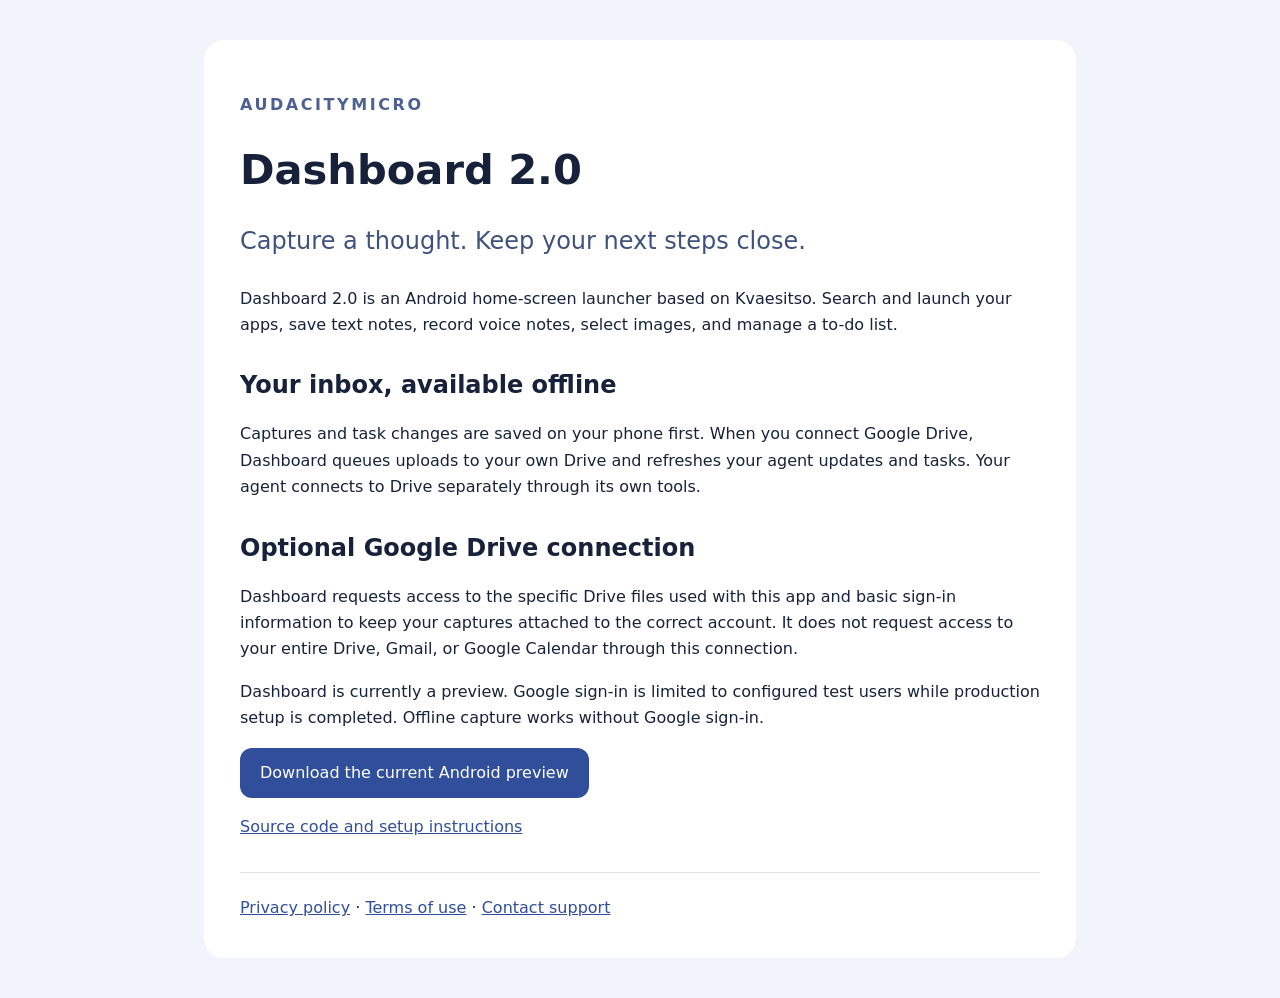
<file: oauth-site/index.html>
<!doctype html>
<html lang="en"><meta charset="utf-8"><meta name="viewport" content="width=device-width,initial-scale=1"><title>Dashboard 2.0</title><link rel="stylesheet" href="style.css"><main>
<p class="eyebrow">AUDACITYMICRO</p><h1>Dashboard 2.0</h1><p class="lead">Capture a thought. Keep your next steps close.</p>
<p>Dashboard 2.0 is an Android home-screen launcher based on Kvaesitso. Search and launch your apps, save text notes, record voice notes, select images, and manage a to-do list.</p>
<h2>Your inbox, available offline</h2><p>Captures and task changes are saved on your phone first. When you connect Google Drive, Dashboard queues uploads to your own Drive and refreshes your agent updates and tasks. Your agent connects to Drive separately through its own tools.</p>
<h2>Optional Google Drive connection</h2><p>Dashboard requests access to the specific Drive files used with this app and basic sign-in information to keep your captures attached to the correct account. It does not request access to your entire Drive, Gmail, or Google Calendar through this connection.</p>
<p>Dashboard is currently a preview. Google sign-in is limited to configured test users while production setup is completed. Offline capture works without Google sign-in.</p>
<p><a class="button" href="https://github.com/AudacityMicro/Dashboard2.0/releases/latest/download/Dashboard-2.0-preview.apk">Download the current Android preview</a></p>
<p><a href="https://github.com/AudacityMicro/Dashboard2.0">Source code and setup instructions</a></p>
<footer><a href="privacy.html">Privacy policy</a> · <a href="terms.html">Terms of use</a> · <a href="mailto:aj@audacitymicro.com">Contact support</a></footer></main></html>
</file>
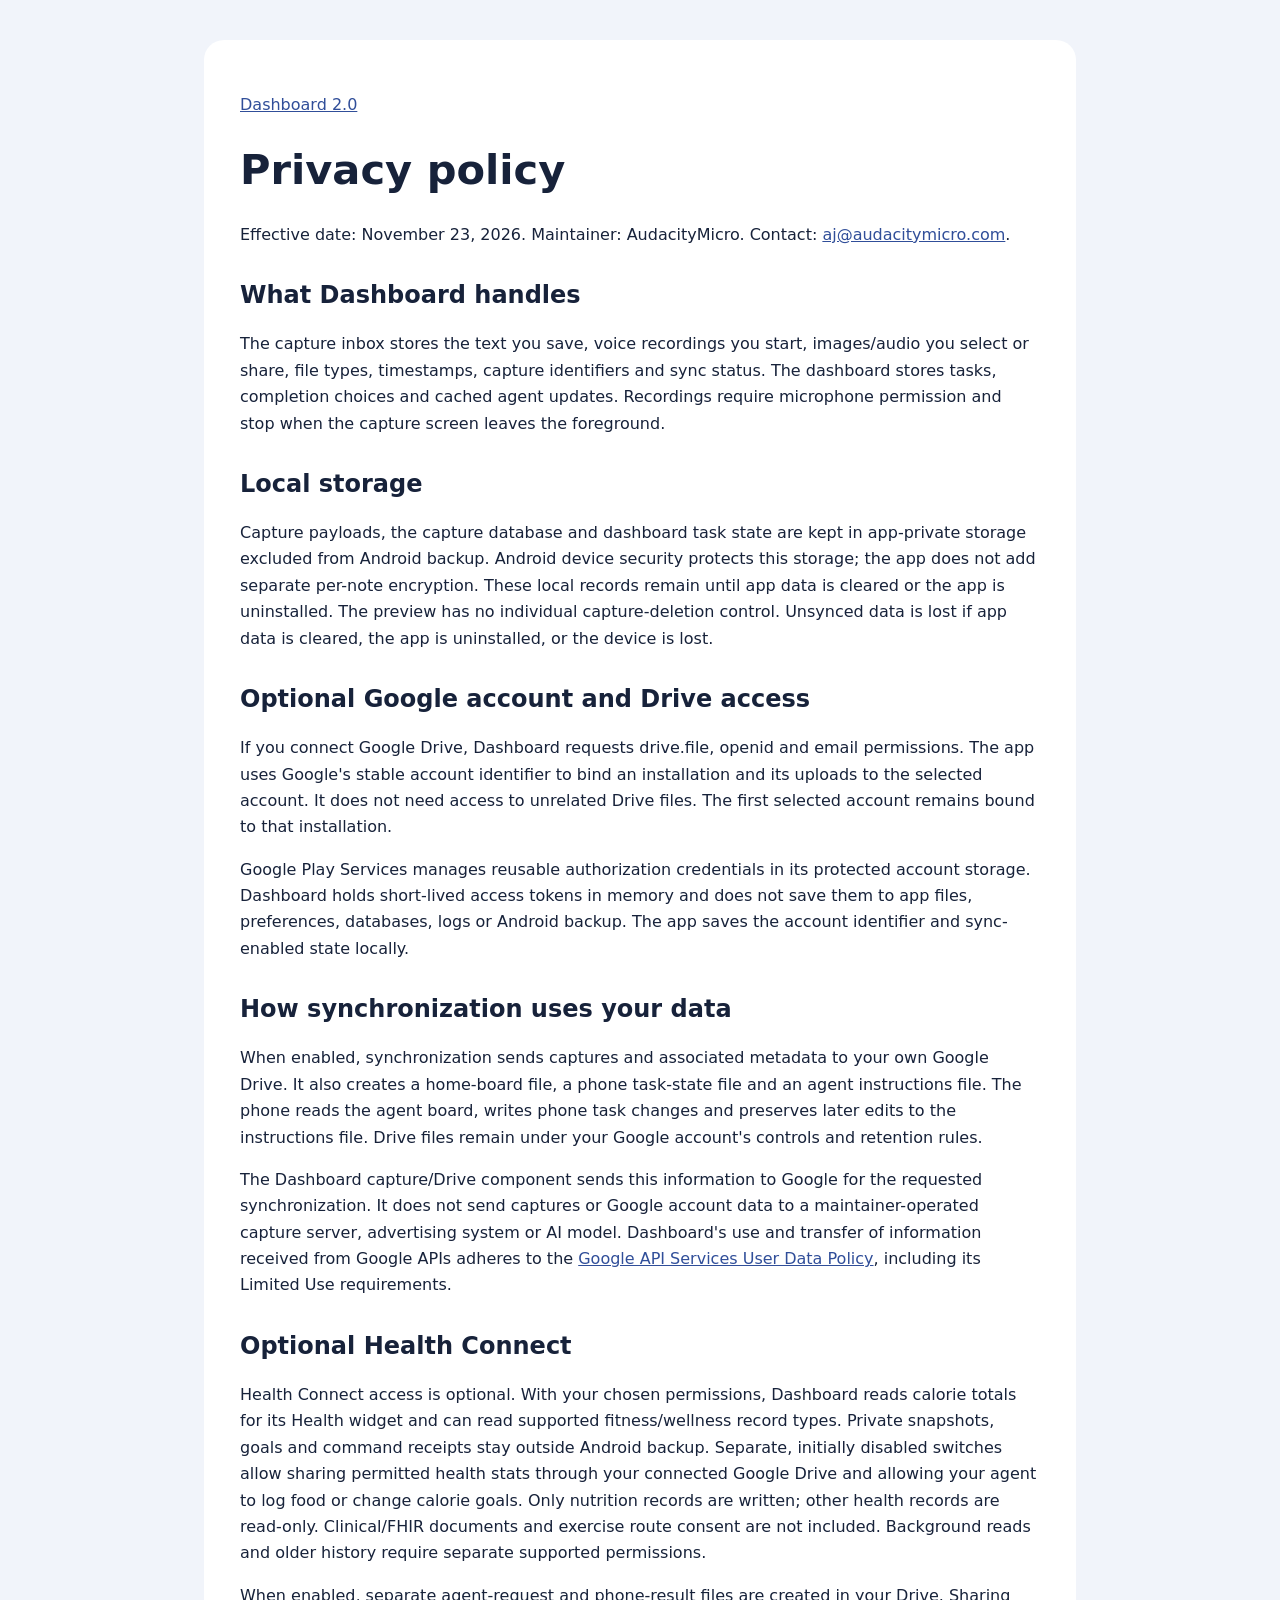
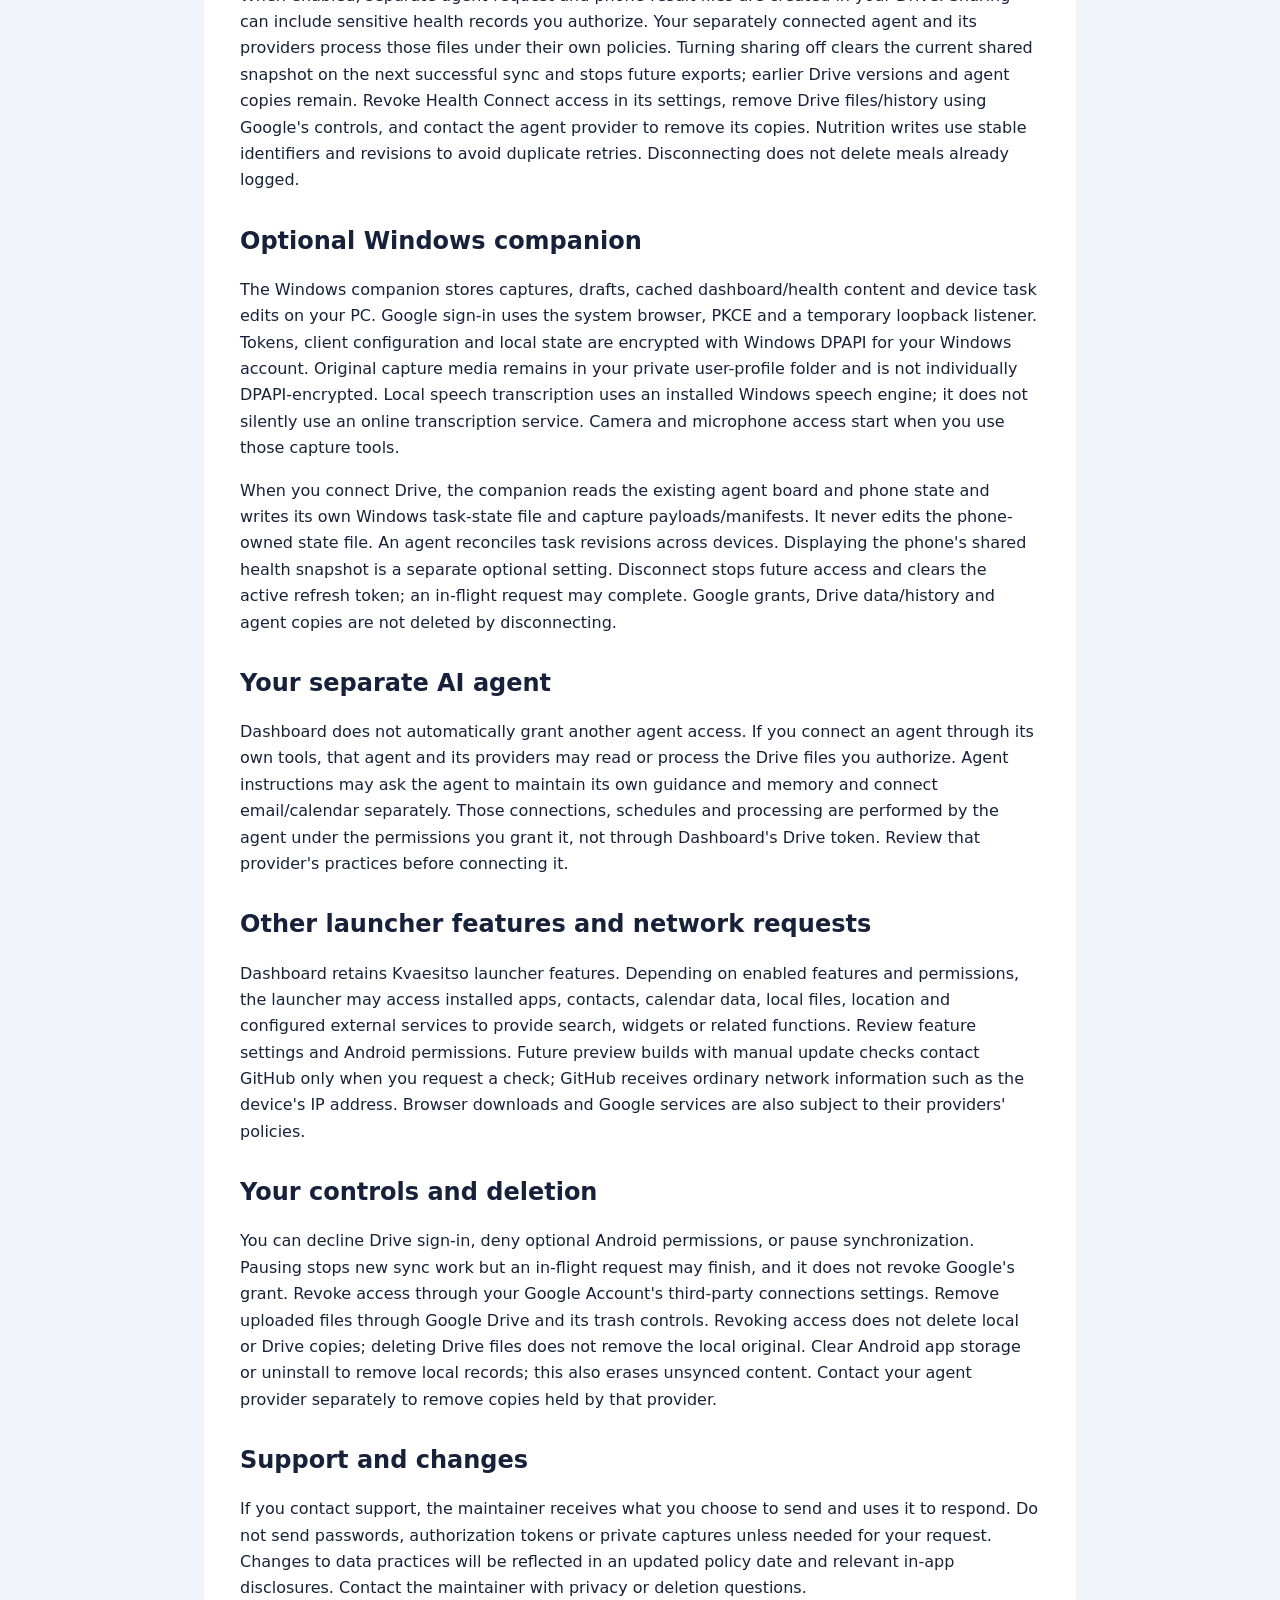
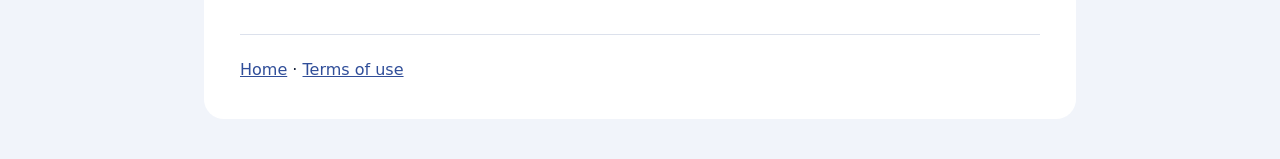
<file: oauth-site/privacy.html>
<!doctype html>
<html lang="en"><meta charset="utf-8"><meta name="viewport" content="width=device-width,initial-scale=1"><title>Dashboard 2.0 privacy policy</title><link rel="stylesheet" href="style.css"><main>
<p><a href="index.html">Dashboard 2.0</a></p><h1>Privacy policy</h1><p>Effective date: November 23, 2026. Maintainer: AudacityMicro. Contact: <a href="mailto:aj@audacitymicro.com">aj@audacitymicro.com</a>.</p>
<h2>What Dashboard handles</h2><p>The capture inbox stores the text you save, voice recordings you start, images/audio you select or share, file types, timestamps, capture identifiers and sync status. The dashboard stores tasks, completion choices and cached agent updates. Recordings require microphone permission and stop when the capture screen leaves the foreground.</p>
<h2>Local storage</h2><p>Capture payloads, the capture database and dashboard task state are kept in app-private storage excluded from Android backup. Android device security protects this storage; the app does not add separate per-note encryption. These local records remain until app data is cleared or the app is uninstalled. The preview has no individual capture-deletion control. Unsynced data is lost if app data is cleared, the app is uninstalled, or the device is lost.</p>
<h2>Optional Google account and Drive access</h2><p>If you connect Google Drive, Dashboard requests drive.file, openid and email permissions. The app uses Google's stable account identifier to bind an installation and its uploads to the selected account. It does not need access to unrelated Drive files. The first selected account remains bound to that installation.</p><p>Google Play Services manages reusable authorization credentials in its protected account storage. Dashboard holds short-lived access tokens in memory and does not save them to app files, preferences, databases, logs or Android backup. The app saves the account identifier and sync-enabled state locally.</p>
<h2>How synchronization uses your data</h2><p>When enabled, synchronization sends captures and associated metadata to your own Google Drive. It also creates a home-board file, a phone task-state file and an agent instructions file. The phone reads the agent board, writes phone task changes and preserves later edits to the instructions file. Drive files remain under your Google account's controls and retention rules.</p><p>The Dashboard capture/Drive component sends this information to Google for the requested synchronization. It does not send captures or Google account data to a maintainer-operated capture server, advertising system or AI model. Dashboard's use and transfer of information received from Google APIs adheres to the <a href="https://developers.google.com/terms/api-services-user-data-policy">Google API Services User Data Policy</a>, including its Limited Use requirements.</p>
<h2>Optional Health Connect</h2><p>Health Connect access is optional. With your chosen permissions, Dashboard reads calorie totals for its Health widget and can read supported fitness/wellness record types. Private snapshots, goals and command receipts stay outside Android backup. Separate, initially disabled switches allow sharing permitted health stats through your connected Google Drive and allowing your agent to log food or change calorie goals. Only nutrition records are written; other health records are read-only. Clinical/FHIR documents and exercise route consent are not included. Background reads and older history require separate supported permissions.</p><p>When enabled, separate agent-request and phone-result files are created in your Drive. Sharing can include sensitive health records you authorize. Your separately connected agent and its providers process those files under their own policies. Turning sharing off clears the current shared snapshot on the next successful sync and stops future exports; earlier Drive versions and agent copies remain. Revoke Health Connect access in its settings, remove Drive files/history using Google's controls, and contact the agent provider to remove its copies. Nutrition writes use stable identifiers and revisions to avoid duplicate retries. Disconnecting does not delete meals already logged.</p><h2>Optional Windows companion</h2><p>The Windows companion stores captures, drafts, cached dashboard/health content and device task edits on your PC. Google sign-in uses the system browser, PKCE and a temporary loopback listener. Tokens, client configuration and local state are encrypted with Windows DPAPI for your Windows account. Original capture media remains in your private user-profile folder and is not individually DPAPI-encrypted. Local speech transcription uses an installed Windows speech engine; it does not silently use an online transcription service. Camera and microphone access start when you use those capture tools.</p><p>When you connect Drive, the companion reads the existing agent board and phone state and writes its own Windows task-state file and capture payloads/manifests. It never edits the phone-owned state file. An agent reconciles task revisions across devices. Displaying the phone's shared health snapshot is a separate optional setting. Disconnect stops future access and clears the active refresh token; an in-flight request may complete. Google grants, Drive data/history and agent copies are not deleted by disconnecting.</p><h2>Your separate AI agent</h2><p>Dashboard does not automatically grant another agent access. If you connect an agent through its own tools, that agent and its providers may read or process the Drive files you authorize. Agent instructions may ask the agent to maintain its own guidance and memory and connect email/calendar separately. Those connections, schedules and processing are performed by the agent under the permissions you grant it, not through Dashboard's Drive token. Review that provider's practices before connecting it.</p>
<h2>Other launcher features and network requests</h2><p>Dashboard retains Kvaesitso launcher features. Depending on enabled features and permissions, the launcher may access installed apps, contacts, calendar data, local files, location and configured external services to provide search, widgets or related functions. Review feature settings and Android permissions. Future preview builds with manual update checks contact GitHub only when you request a check; GitHub receives ordinary network information such as the device's IP address. Browser downloads and Google services are also subject to their providers' policies.</p>
<h2>Your controls and deletion</h2><p>You can decline Drive sign-in, deny optional Android permissions, or pause synchronization. Pausing stops new sync work but an in-flight request may finish, and it does not revoke Google's grant. Revoke access through your Google Account's third-party connections settings. Remove uploaded files through Google Drive and its trash controls. Revoking access does not delete local or Drive copies; deleting Drive files does not remove the local original. Clear Android app storage or uninstall to remove local records; this also erases unsynced content. Contact your agent provider separately to remove copies held by that provider.</p>
<h2>Support and changes</h2><p>If you contact support, the maintainer receives what you choose to send and uses it to respond. Do not send passwords, authorization tokens or private captures unless needed for your request. Changes to data practices will be reflected in an updated policy date and relevant in-app disclosures. Contact the maintainer with privacy or deletion questions.</p>
<footer><a href="index.html">Home</a> · <a href="terms.html">Terms of use</a></footer></main></html>
</file>
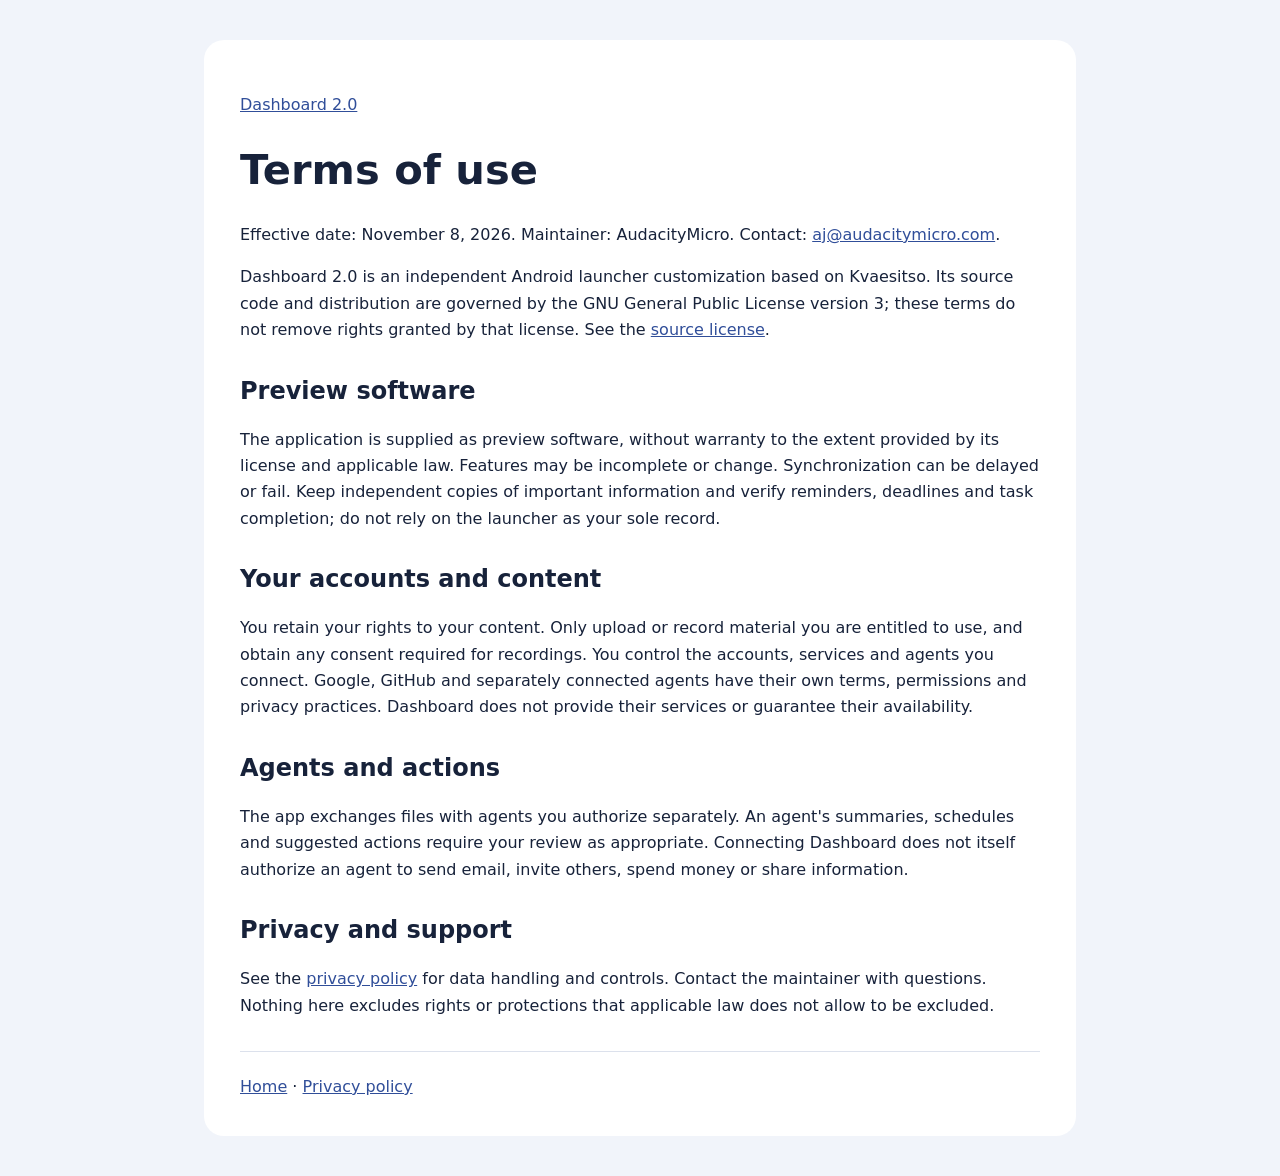
<file: oauth-site/terms.html>
<!doctype html>
<html lang="en"><meta charset="utf-8"><meta name="viewport" content="width=device-width,initial-scale=1"><title>Dashboard 2.0 terms of use</title><link rel="stylesheet" href="style.css"><main>
<p><a href="index.html">Dashboard 2.0</a></p><h1>Terms of use</h1><p>Effective date: November 8, 2026. Maintainer: AudacityMicro. Contact: <a href="mailto:aj@audacitymicro.com">aj@audacitymicro.com</a>.</p>
<p>Dashboard 2.0 is an independent Android launcher customization based on Kvaesitso. Its source code and distribution are governed by the GNU General Public License version 3; these terms do not remove rights granted by that license. See the <a href="https://github.com/AudacityMicro/Dashboard2.0/blob/main/LICENSE">source license</a>.</p>
<h2>Preview software</h2><p>The application is supplied as preview software, without warranty to the extent provided by its license and applicable law. Features may be incomplete or change. Synchronization can be delayed or fail. Keep independent copies of important information and verify reminders, deadlines and task completion; do not rely on the launcher as your sole record.</p>
<h2>Your accounts and content</h2><p>You retain your rights to your content. Only upload or record material you are entitled to use, and obtain any consent required for recordings. You control the accounts, services and agents you connect. Google, GitHub and separately connected agents have their own terms, permissions and privacy practices. Dashboard does not provide their services or guarantee their availability.</p>
<h2>Agents and actions</h2><p>The app exchanges files with agents you authorize separately. An agent's summaries, schedules and suggested actions require your review as appropriate. Connecting Dashboard does not itself authorize an agent to send email, invite others, spend money or share information.</p>
<h2>Privacy and support</h2><p>See the <a href="privacy.html">privacy policy</a> for data handling and controls. Contact the maintainer with questions. Nothing here excludes rights or protections that applicable law does not allow to be excluded.</p>
<footer><a href="index.html">Home</a> · <a href="privacy.html">Privacy policy</a></footer></main></html>
</file>
<file: oauth-site/style.css>
:root{font-family:system-ui,sans-serif;color:#17223a;background:#f1f4fa;line-height:1.65}main{max-width:800px;margin:40px auto;padding:36px;background:white;border-radius:20px}h1{font-size:2.6rem;line-height:1.15}h2{margin-top:2rem;line-height:1.3}.eyebrow{letter-spacing:.16em;color:#4d6093;font-weight:700}.lead{font-size:1.5rem;color:#3f527e}a{color:#304e99}.button{display:inline-block;padding:12px 20px;border-radius:12px;color:white;background:#304e99;text-decoration:none}footer{border-top:1px solid #dce1ec;padding-top:22px;margin-top:32px}@media(max-width:650px){main{margin:12px;padding:22px}h1{font-size:2.1rem}}
</file>
